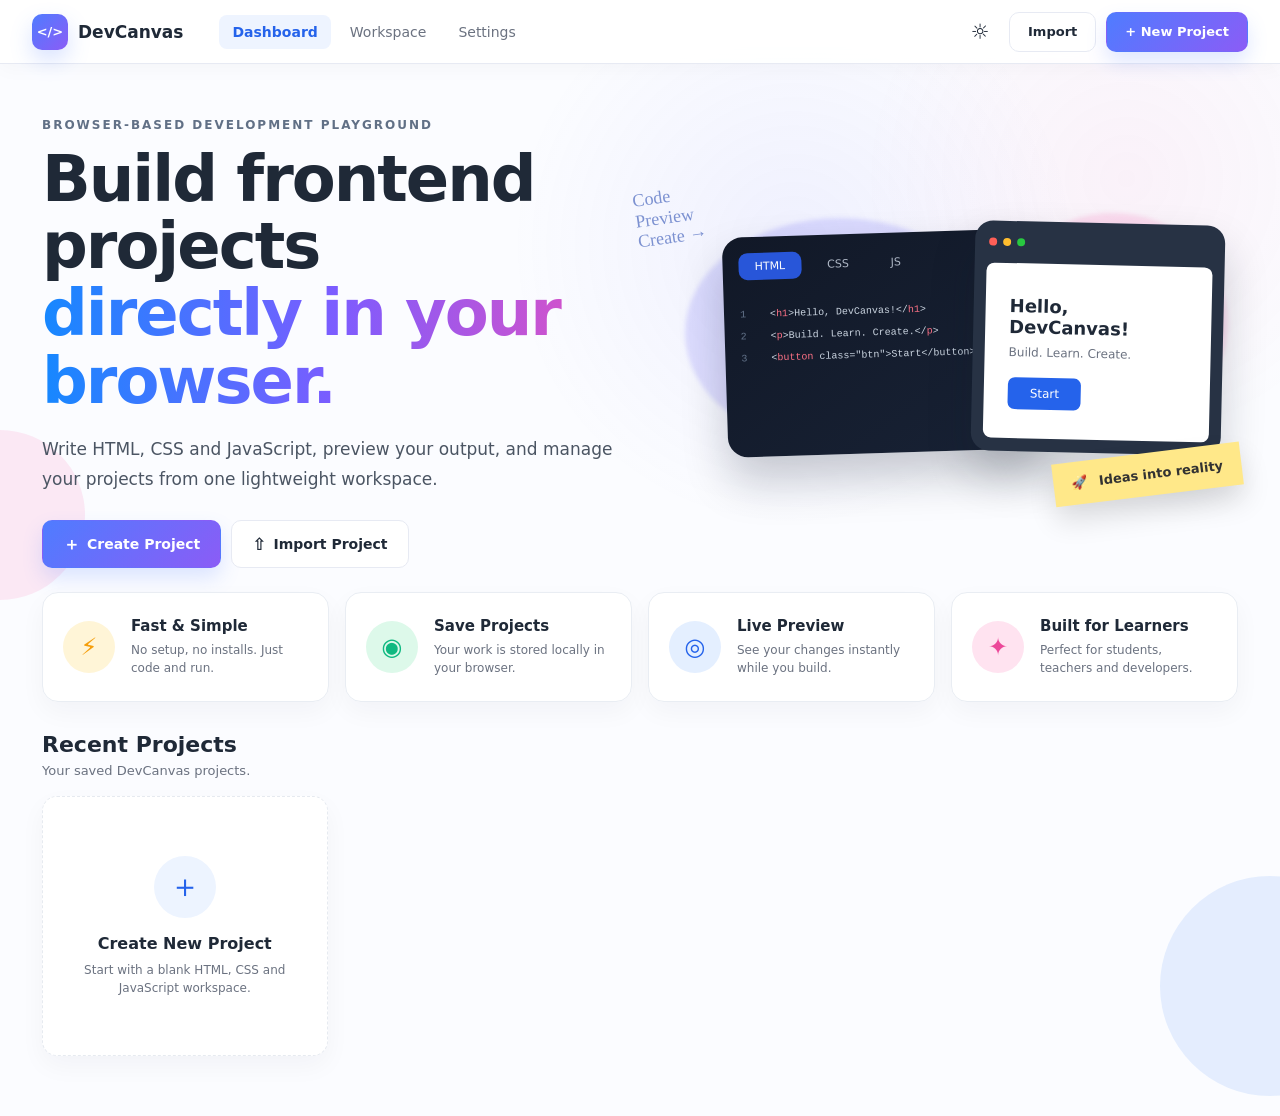
<file: index.html>
<!DOCTYPE html>
<html lang="en">
<head>
  <meta charset="UTF-8">
  <meta name="viewport" content="width=device-width, initial-scale=1.0">
  <meta name="description" content="DevCanvas - Browser-Based Web Development Playground">
  <title>DevCanvas | Dashboard</title>

  <link rel="stylesheet" href="./css/variables.css">
  <link rel="stylesheet" href="./css/base.css">
  <link rel="stylesheet" href="./css/layout.css">
  <link rel="stylesheet" href="./css/components.css">
</head>

<body>
  <div class="dashboard-page">
    <header class="topbar">
      <div class="brand-section">
        <a href="./index.html" class="brand">
          <div class="brand-mark">&lt;/&gt;</div>
          <span>DevCanvas</span>
        </a>

        <nav class="navigation">
          <a href="./index.html" class="nav-link active">Dashboard</a>
          <a href="./workspace.html" class="nav-link">Workspace</a>
          <a href="./settings.html" class="nav-link">Settings</a>
        </nav>
      </div>

      <div class="topbar-actions">

        <button class="theme-button" aria-label="Toggle theme">☼</button>
        <button class="secondary-button" id="import-project-button">
          Import
        </button>
        <button class="primary-button" id="new-project-button">
          + New Project
        </button>
      </div>
    </header>

    <main class="dashboard-main">
      <section class="dashboard-hero">
        <div class="hero-copy">
          <p class="hero-eyebrow">BROWSER-BASED DEVELOPMENT PLAYGROUND</p>

          <h1>
            Build frontend projects
            <span>directly in your browser.</span>
          </h1>

          <p class="hero-description">
            Write HTML, CSS and JavaScript, preview your output, and manage your projects from one lightweight workspace.
          </p>

          <div class="hero-actions">
            <button class="primary-button large-button" id="hero-new-project-button">
              <span>＋</span>
              Create Project
            </button>

            <button
              class="secondary-button large-button"
              id="hero-import-project-button">
              <span>⇧</span>
              Import Project
            </button>
          </div>
        </div>

        <div class="hero-art">
          <div class="hero-blob hero-blob-blue"></div>
          <div class="hero-blob hero-blob-pink"></div>

          <div class="editor-demo-card">
            <div class="demo-tabs">
              <button class="demo-tab active">HTML</button>
              <button class="demo-tab">CSS</button>
              <button class="demo-tab">JS</button>
            </div>

            <div class="demo-code">
              <p><span class="demo-line">1</span>&lt;<span>h1</span>&gt;Hello, DevCanvas!&lt;/<span>h1</span>&gt;</p>
              <p><span class="demo-line">2</span>&lt;<span>p</span>&gt;Build. Learn. Create.&lt;/<span>p</span>&gt;</p>
              <p><span class="demo-line">3</span>&lt;<span>button</span> class="btn"&gt;Start&lt;/button&gt;</p>
            </div>
          </div>

          <div class="preview-demo-card">
            <div class="browser-strip">
              <div class="browser-dots">
                <span class="red"></span>
                <span class="yellow"></span>
                <span class="green"></span>
              </div>
            </div>

            <div class="preview-content">
              <h3>Hello, DevCanvas!</h3>
              <p>Build. Learn. Create.</p>
              <button>Start</button>
            </div>
          </div>

          <div class="hero-note">
            <span>🚀</span>
            Ideas into reality
          </div>

          <div class="scribble scribble-one">
            Code<br>
            Preview<br>
            Create →
          </div>
        </div>
      </section>

      <section class="feature-strip">
        <article class="feature-card">
          <div class="feature-icon yellow">⚡</div>
          <div>
            <h3>Fast & Simple</h3>
            <p>No setup, no installs. Just code and run.</p>
          </div>
        </article>

        <article class="feature-card">
          <div class="feature-icon green">◉</div>
          <div>
            <h3>Save Projects</h3>
            <p>Your work is stored locally in your browser.</p>
          </div>
        </article>

        <article class="feature-card">
          <div class="feature-icon blue">◎</div>
          <div>
            <h3>Live Preview</h3>
            <p>See your changes instantly while you build.</p>
          </div>
        </article>

        <article class="feature-card">
          <div class="feature-icon pink">✦</div>
          <div>
            <h3>Built for Learners</h3>
            <p>Perfect for students, teachers and developers.</p>
          </div>
        </article>
      </section>

      <section class="projects-section">
        <div class="section-header-row">
          <div>
            <h2>Recent Projects</h2>
            <p>Your saved DevCanvas projects.</p>
          </div>
        </div>

        <div class="project-grid" id="project-grid">
          <article class="create-project-card" id="create-project-card">
            <div class="create-project-icon">＋</div>
            <h3>Create New Project</h3>
            <p>Start with a blank HTML, CSS and JavaScript workspace.</p>
          </article>
        </div>
      </section>
    </main>

    <div class="background-decoration bg-left"></div>
    <div class="background-decoration bg-right"></div>
  </div>

  <dialog class="project-dialog" id="new-project-dialog">
    <form id="new-project-form">
      <div class="dialog-header">
        <h2>Create New Project</h2>
        <p>Give your project a name. You can rename it later.</p>
      </div>

      <div class="dialog-body">
        <div class="form-group">
          <label for="new-project-name">Project Name</label>

          <input
            type="text"
            id="new-project-name"
            class="form-input"
            placeholder="My Project"
            maxlength="60"
            autocomplete="off"
            required>
        </div>
      </div>

      <div class="dialog-actions">
        <button type="button" class="secondary-button" id="cancel-project-button">
          Cancel
        </button>

        <button type="submit" class="primary-button">
          Create Project
        </button>
      </div>
    </form>
  </dialog>
  <input
  type="file"
  id="dashboard-file-input"
  accept=".html,.css,.js"
  multiple
  hidden>

  <script type="module" src="./js/app.js"></script>
  <dialog class="project-dialog confirm-dialog" id="confirm-dialog">
    <div class="dialog-header">
      <div class="dialog-icon" id="confirm-dialog-icon">!</div>
      <div>
        <h2 id="confirm-dialog-title">Confirm Action</h2>
        <p id="confirm-dialog-message">Are you sure you want to continue?</p>
      </div>
    </div>

    <div class="dialog-actions">
      <button type="button" class="secondary-button" id="confirm-cancel-button">Cancel</button>
      <button type="button" class="primary-button" id="confirm-action-button">Confirm</button>
    </div>
  </dialog>
  <div class="toast-container" id="toast-container"></div>
</body>
</html>
</file>
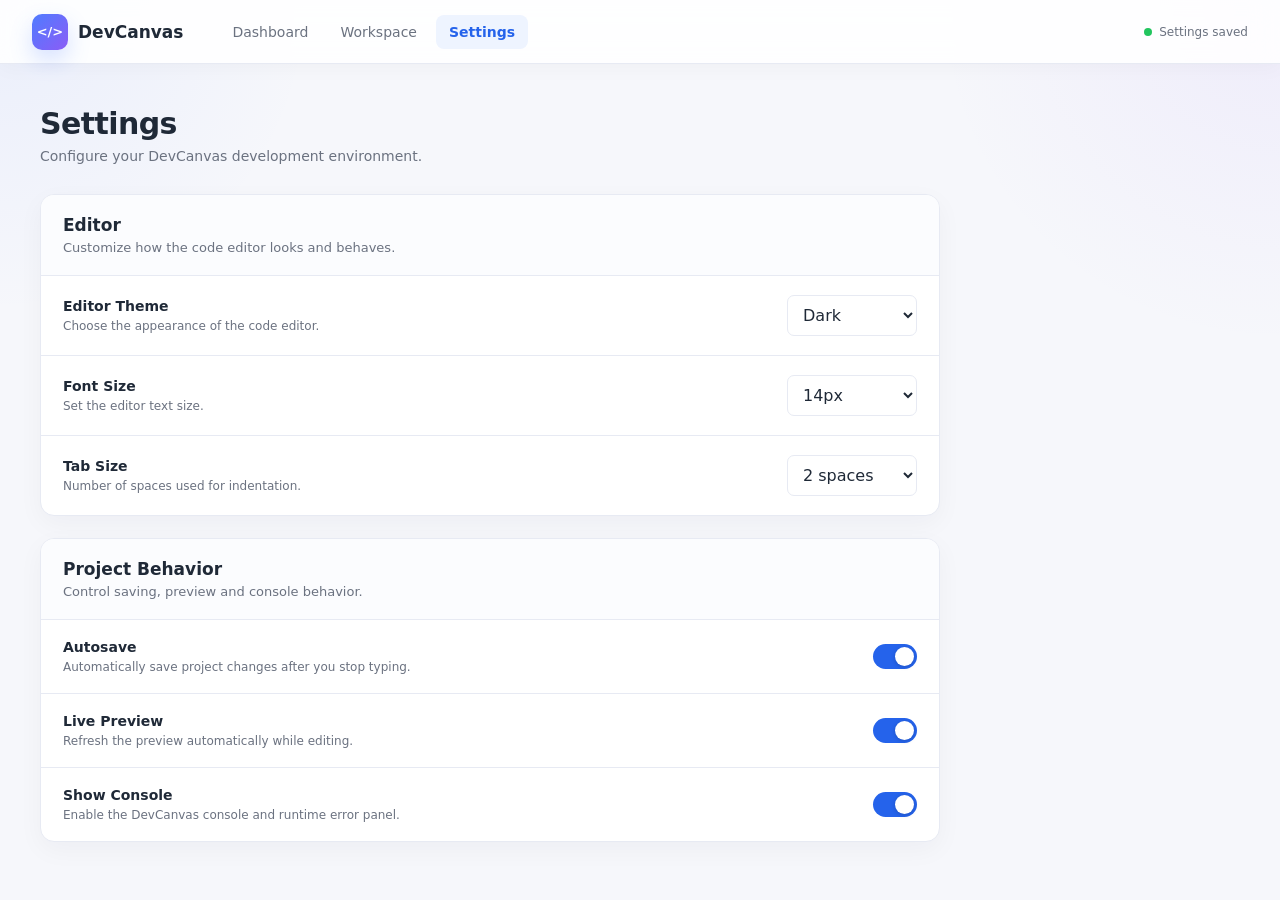
<file: settings.html>
<!DOCTYPE html>
<html lang="en">
<head>
  <meta charset="UTF-8">
  <meta name="viewport" content="width=device-width, initial-scale=1.0">
  <meta name="description" content="DevCanvas Settings">
  <title>DevCanvas | Settings</title>

  <link rel="stylesheet" href="./css/variables.css">
  <link rel="stylesheet" href="./css/base.css">
  <link rel="stylesheet" href="./css/layout.css">
  <link rel="stylesheet" href="./css/components.css">
</head>

<body>
  <div class="app">
    <header class="topbar">
      <div class="brand-section">
        <a href="./index.html" class="brand">
          <div class="brand-mark">&lt;/&gt;</div>
          <span>DevCanvas</span>
        </a>

        <nav class="navigation">
          <a href="./index.html" class="nav-link">Dashboard</a>
          <a href="./workspace.html" class="nav-link">Workspace</a>
          <a href="./settings.html" class="nav-link active">Settings</a>
        </nav>
      </div>

      <div class="settings-save-state">
        <span class="settings-save-dot" id="settings-save-dot"></span>
        <span id="settings-save-text">Loading settings...</span>
      </div>
    </header>

    <main class="main">
      <div class="page-header">
        <h1>Settings</h1>
        <p>Configure your DevCanvas development environment.</p>
      </div>

      <section class="settings-layout">
        <div class="settings-section">
          <div class="settings-section-header">
            <h2>Editor</h2>
            <p>Customize how the code editor looks and behaves.</p>
          </div>

          <div class="setting-row">
            <div>
              <h3>Editor Theme</h3>
              <p>Choose the appearance of the code editor.</p>
            </div>

            <select id="editor-theme">
              <option value="dark">Dark</option>
              <option value="light">Light</option>
            </select>
          </div>

          <div class="setting-row">
            <div>
              <h3>Font Size</h3>
              <p>Set the editor text size.</p>
            </div>

            <select id="font-size">
              <option value="12">12px</option>
              <option value="14">14px</option>
              <option value="16">16px</option>
              <option value="18">18px</option>
            </select>
          </div>

          <div class="setting-row">
            <div>
              <h3>Tab Size</h3>
              <p>Number of spaces used for indentation.</p>
            </div>

            <select id="tab-size">
              <option value="2">2 spaces</option>
              <option value="4">4 spaces</option>
            </select>
          </div>
        </div>

        <div class="settings-section">
          <div class="settings-section-header">
            <h2>Project Behavior</h2>
            <p>Control saving, preview and console behavior.</p>
          </div>

          <div class="setting-row">
            <div>
              <h3>Autosave</h3>
              <p>Automatically save project changes after you stop typing.</p>
            </div>

            <label class="switch">
              <input type="checkbox" id="autosave-setting">
              <span class="slider"></span>
            </label>
          </div>

          <div class="setting-row">
            <div>
              <h3>Live Preview</h3>
              <p>Refresh the preview automatically while editing.</p>
            </div>

            <label class="switch">
              <input type="checkbox" id="live-preview-setting">
              <span class="slider"></span>
            </label>
          </div>

          <div class="setting-row">
            <div>
              <h3>Show Console</h3>
              <p>Enable the DevCanvas console and runtime error panel.</p>
            </div>

            <label class="switch">
              <input type="checkbox" id="show-console-setting">
              <span class="slider"></span>
            </label>
          </div>
        </div>
      </section>
    </main>
  </div>

  <script type="module" src="./js/settingsPage.js"></script>
</body>
</html>
</file>
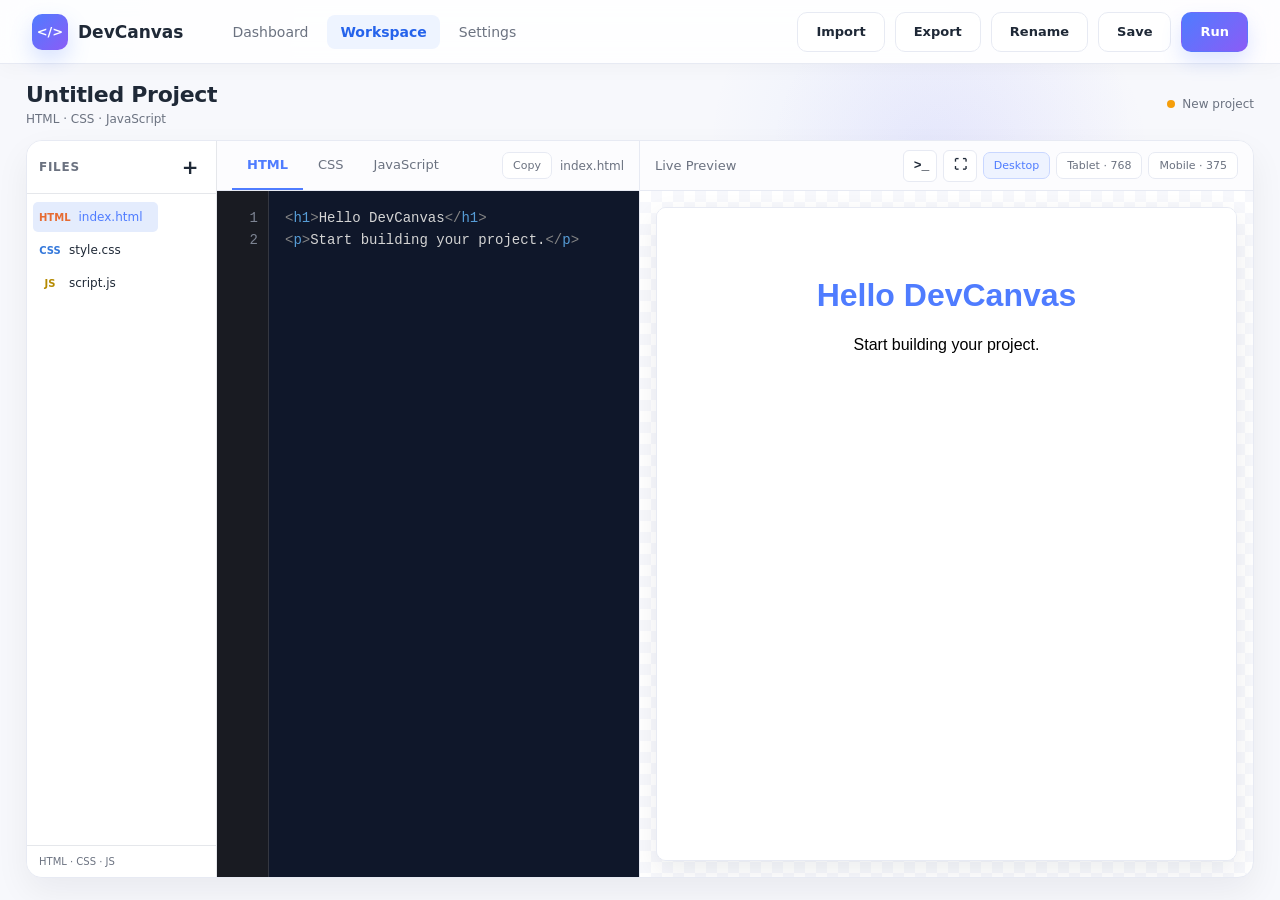
<file: workspace.html>
<!DOCTYPE html>
<html lang="en">
<head>
  <meta charset="UTF-8">
  <meta name="viewport" content="width=device-width, initial-scale=1.0">
  <meta name="description" content="DevCanvas Workspace">
  <title>DevCanvas | Workspace</title>

  <link rel="stylesheet" href="./css/variables.css">
  <link rel="stylesheet" href="./css/base.css">
  <link rel="stylesheet" href="./css/layout.css">
  <link rel="stylesheet" href="./css/components.css">
</head>

<body class="workspace-page">
  <div class="app">
    <header class="topbar">
      <div class="brand-section">
        <a href="./index.html" class="brand">
          <div class="brand-mark">&lt;/&gt;</div>
          <span>DevCanvas</span>
        </a>

        <nav class="navigation">
          <a href="./index.html" class="nav-link" id="dashboard-link">Dashboard</a>
          <a href="./workspace.html" class="nav-link active">Workspace</a>
          <a href="./settings.html" class="nav-link">Settings</a>
        </nav>
      </div>

      <div class="topbar-actions">
        <button class="secondary-button" id="import-files-button">
          Import
        </button>

        <button class="secondary-button" id="export-project-button">
          Export
        </button>

        <button class="secondary-button" id="rename-button">
          Rename
        </button>

        <button class="secondary-button" id="save-button">
          Save
        </button>

        <button class="primary-button" id="run-button">
          Run
        </button>
      </div>
    </header>

    <main class="workspace-main">
      <div class="workspace-toolbar">
        <div>
          <h1 id="project-name">Untitled Project</h1>
          <p>HTML · CSS · JavaScript</p>
        </div>

        <div class="workspace-status">
          <span class="status-dot unsaved" id="status-dot"></span>
          <span id="save-status">Loading...</span>
        </div>
      </div>

      <div class="workspace-stage">
        <div class="drag-overlay" id="drag-overlay">
          <div class="drag-overlay-card">
            <div class="drag-overlay-icon">⇩</div>

            <h2>Drop files to import</h2>

            <p>
              Drop HTML, CSS or JavaScript files here.
            </p>

            <span>.html · .css · .js</span>
          </div>
        </div>

        <section class="workspace-layout">
          <div class="editor-panel">

            <aside class="file-explorer" aria-label="Project files">
              <div class="file-explorer-header">
                <span>Files</span>

                <button
                  type="button"
                  class="file-add-button"
                  id="add-file-button"
                  title="Add file"
                  aria-label="Add file">
                  +
                </button>
              </div>

              <div
                class="file-tree"
                id="file-tree"
                role="list"
                aria-label="Project file list">
              </div>

              <div class="file-explorer-footer">
                HTML · CSS · JS
              </div>
            </aside>

            <div class="editor-workspace-pane">
              <div class="panel-header">
                <div class="editor-tabs">
                  <button class="editor-tab active" data-editor="html">HTML</button>
                  <button class="editor-tab" data-editor="css">CSS</button>
                  <button class="editor-tab" data-editor="javascript">JavaScript</button>
                </div>

                <div class="editor-actions">
                  <button class="small-button" id="copy-code-button">Copy</button>
                  <span class="panel-label" id="active-file-label">index.html</span>
                </div>
              </div>

              <div class="editor-container">

                <div class="code-editor-shell active" data-editor-shell="html">
                  <div class="line-numbers" id="html-line-numbers" aria-hidden="true"><span id="html-line-numbers-content">1</span></div>

                  <div class="code-editor-surface">
                    <pre class="code-highlight" aria-hidden="true"><code id="html-highlight"></code></pre>
                    <textarea
                      id="html-editor"
                      class="code-editor active"
                      spellcheck="false"
                      autocomplete="off"
                      autocapitalize="off"
                      aria-label="HTML code editor"></textarea>
                  </div>
                </div>

                <div class="code-editor-shell" data-editor-shell="css">
                  <div class="line-numbers" id="css-line-numbers" aria-hidden="true"><span id="css-line-numbers-content">1</span></div>

                  <div class="code-editor-surface">
                    <pre class="code-highlight" aria-hidden="true"><code id="css-highlight"></code></pre>
                    <textarea
                      id="css-editor"
                      class="code-editor"
                      spellcheck="false"
                      autocomplete="off"
                      autocapitalize="off"
                      aria-label="CSS code editor"></textarea>
                  </div>
                </div>

                <div class="code-editor-shell" data-editor-shell="javascript">
                  <div class="line-numbers" id="javascript-line-numbers" aria-hidden="true"><span id="javascript-line-numbers-content">1</span></div>

                  <div class="code-editor-surface">
                    <pre class="code-highlight" aria-hidden="true"><code id="javascript-highlight"></code></pre>
                    <textarea
                      id="javascript-editor"
                      class="code-editor"
                      spellcheck="false"
                      autocomplete="off"
                      autocapitalize="off"
                      aria-label="JavaScript code editor"></textarea>
                  </div>
                </div>

              </div>
            </div>
          </div>

          <div class="preview-panel">
            <div class="panel-header">
              <span>Live Preview</span>

              <div class="preview-actions">
                <button
                  class="console-icon-button"
                  id="console-toggle-button"
                  aria-label="Open Console"
                  data-tooltip="Open Console">
                  &gt;_
                </button>

                <button
                  class="console-icon-button"
                  id="fullscreen-preview-button"
                  aria-label="Open Fullscreen Preview"
                  data-tooltip="Fullscreen Preview">
                  ⛶
                </button>

                <button class="small-button preview-size-button active" data-preview-size="desktop">
                  Desktop
                </button>

                <button class="small-button preview-size-button" data-preview-size="tablet">
                  Tablet · 768
                </button>

                <button class="small-button preview-size-button" data-preview-size="mobile">
                  Mobile · 375
                </button>
              </div>
            </div>

            <div class="preview-viewport">
              <div class="preview-device desktop" id="preview-device">
                <iframe
                  id="preview-frame"
                  class="preview-frame"
                  sandbox="allow-scripts"
                  title="DevCanvas Preview">
                </iframe>
              </div>
            </div>
          </div>
        </section>

        <section class="console-drawer" id="console-drawer">
          <div class="console-header">
            <div class="console-title">
              <span class="console-indicator"></span>
              <span>Console</span>
              <span class="console-count" id="console-count">0</span>
            </div>

            <div class="console-actions">
              <button class="console-action-button" id="clear-console-button">Clear</button>
              <button class="console-action-button" id="expand-console-button" title="Expand console">↕</button>
              <button class="console-action-button" id="close-console-button" title="Close console">×</button>
            </div>
          </div>

          <div class="console-output" id="console-output">
            <div class="console-empty">
              Console output will appear here.
            </div>
          </div>
        </section>
      </div>
    </main>
  </div>

  <dialog class="project-dialog" id="rename-dialog">
    <form id="rename-form">
      <div class="dialog-header">
        <h2>Rename Project</h2>
        <p>Choose a new name for your DevCanvas project.</p>
      </div>

      <div class="dialog-body">
        <div class="form-group">
          <label for="rename-project-name">Project Name</label>

          <input
            type="text"
            id="rename-project-name"
            class="form-input"
            maxlength="60"
            autocomplete="off"
            required>
        </div>
      </div>

      <div class="dialog-actions">
        <button type="button" class="secondary-button" id="cancel-rename-button">
          Cancel
        </button>

        <button type="submit" class="primary-button">
          Rename
        </button>
      </div>
    </form>
  </dialog>

  <dialog class="project-dialog" id="file-modal-dialog">
    <form id="file-modal-form">
      <div class="dialog-header">
        <h2 id="file-modal-title">New File</h2>
        <p id="file-modal-description">Create a new HTML, CSS, or JavaScript file.</p>
      </div>

      <div class="dialog-body">
        <div class="form-group">
          <label for="file-modal-name" id="file-modal-label">File Name</label>
          <input
            type="text"
            id="file-modal-name"
            class="form-input"
            maxlength="60"
            autocomplete="off"
            spellcheck="false"
            required>
          <span class="file-modal-hint">Supported extensions: <code>.html</code>, <code>.css</code>, <code>.js</code></span>
        </div>
      </div>

      <div class="dialog-actions">
        <button type="button" class="secondary-button" id="cancel-file-modal-button">
          Cancel
        </button>

        <button type="submit" class="primary-button" id="file-modal-submit-button">
          Create
        </button>
      </div>
    </form>
  </dialog>
  <input
    type="file"
    id="workspace-file-input"
    accept=".html,.css,.js"
    multiple
    hidden>
  <script type="module" src="./js/workspace.js"></script>
  <dialog class="project-dialog confirm-dialog" id="confirm-dialog">
    <div class="dialog-header">
      <div class="dialog-icon" id="confirm-dialog-icon">!</div>
      <div>
        <h2 id="confirm-dialog-title">Confirm Action</h2>
        <p id="confirm-dialog-message">Are you sure you want to continue?</p>
      </div>
    </div>

    <div class="dialog-actions">
      <button type="button" class="secondary-button" id="confirm-cancel-button">Cancel</button>
      <button type="button" class="primary-button" id="confirm-action-button">Confirm</button>
    </div>
  </dialog>
  <div class="toast-container" id="toast-container"></div>
</body>
</html>
</file>
<file: css/variables.css>
:root {
  --bg-primary: #f6f7fb;
  --bg-secondary: rgba(255, 255, 255, 0.88);
  --surface: #ffffff;
  --surface-soft: #f9faff;
  --surface-hover: #f1f4ff;

  --border-primary: #e7eaf3;
  --border-strong: #d7ddec;

  --text-primary: #1f2937;
  --text-secondary: #6b7280;
  --text-muted: #9ca3af;

  --accent: #4f7cff;
  --accent-hover: #3d6ef7;
  --accent-soft: #eef3ff;
  --accent-soft-strong: #dfe8ff;

  --purple: #8b5cf6;
  --purple-soft: #f1ebff;

  --success: #16a34a;
  --warning: #f59e0b;
  --danger: #ef4444;

  --editor-bg: #0f172a;
  --editor-text: #dbeafe;

  --radius-small: 8px;
  --radius-medium: 12px;
  --radius-large: 18px;

  --shadow-small: 0 4px 14px rgba(79, 124, 255, 0.06);
  --shadow-medium: 0 12px 30px rgba(15, 23, 42, 0.08);

  --transition: 160ms ease;
}
</file>
<file: css/base.css>
* {
  box-sizing: border-box;
}

html,
body {
  margin: 0;
  min-height: 100%;
}

body {
  font-family: Inter, system-ui, -apple-system, BlinkMacSystemFont, "Segoe UI", sans-serif;
  background: var(--bg-primary);
  color: var(--text-primary);
  -webkit-font-smoothing: antialiased;
}

button,
input,
select,
textarea {
  font: inherit;
}

button {
  cursor: pointer;
}

a {
  color: inherit;
  text-decoration: none;
}

h1,
h2,
h3,
h4,
p {
  margin: 0;
}
</file>
<file: css/layout.css>
/* =========================
   SHARED APPLICATION STYLES
========================= */

.app {
  min-height: 100vh;
  background:
    radial-gradient(circle at top right, rgba(139, 92, 246, 0.07), transparent 22%),
    radial-gradient(circle at left top, rgba(79, 124, 255, 0.07), transparent 20%),
    var(--bg-primary);
}

.topbar {
  height: 64px;
  display: flex;
  align-items: center;
  justify-content: space-between;
  padding: 0 32px;
  background: var(--bg-secondary);
  border-bottom: 1px solid var(--border-primary);
  position: sticky;
  top: 0;
  z-index: 50;
  backdrop-filter: blur(14px);
  box-shadow: 0 4px 20px rgba(15, 23, 42, 0.03);
}

.brand-section {
  display: flex;
  align-items: center;
  gap: 36px;
}

.brand {
  display: flex;
  align-items: center;
  gap: 10px;
  font-size: 17px;
  font-weight: 700;
  color: var(--text-primary);
}

.brand-mark {
  width: 36px;
  height: 36px;
  display: grid;
  place-items: center;
  border-radius: 10px;
  background: linear-gradient(135deg, #4f7cff, #8b5cf6);
  color: #ffffff;
  font-size: 13px;
  font-weight: 700;
  box-shadow: 0 10px 22px rgba(79, 124, 255, 0.22);
}

.nav-link {
  padding: 9px 13px;
  border-radius: 9px;
  color: var(--text-secondary);
  font-size: 14px;
  transition: background var(--transition), color var(--transition), transform var(--transition);
}

.nav-link:hover {
  color: var(--text-primary);
  background: var(--surface-hover);
}

.nav-link.active {
  color: var(--accent);
  background: var(--accent-soft);
  font-weight: 600;
}
.navigation {
  display: flex;
  align-items: center;
  gap: 6px;
}

.nav-link {
  padding: 9px 13px;
  border-radius: 8px;
  color: var(--text-secondary);
  font-size: 14px;
  transition: background var(--transition), color var(--transition), transform var(--transition);
}

.nav-link:hover {
  color: var(--text-primary);
  background: var(--surface-hover);
  transform: translateY(-1px);
}

.nav-link.active {
  color: #2563eb;
  background: #eef4ff;
  font-weight: 600;
}

.topbar-actions {
  display: flex;
  align-items: center;
  gap: 10px;
}

.primary-button,
.secondary-button {
  height: 40px;
  padding: 0 18px;
  border-radius: 10px;
  font-size: 13px;
  font-weight: 600;
  display: inline-flex;
  align-items: center;
  justify-content: center;
  line-height: 1;
  box-sizing: border-box;
  transition: all 160ms ease;
}

.primary-button {
  border: 1px solid transparent;
  background: linear-gradient(135deg, #4f7cff, #8b5cf6);
  color: #ffffff;
  box-shadow: 0 10px 20px rgba(79, 124, 255, 0.18);
}

.primary-button:hover {
  transform: translateY(-1px);
  box-shadow: 0 14px 24px rgba(79, 124, 255, 0.24);
}

.secondary-button {
  border: 1px solid var(--border-primary);
  background: #ffffff;
  color: var(--text-primary);
}

.secondary-button:hover {
  background: var(--surface-hover);
  border-color: var(--accent-soft-strong);
}

.main {
  max-width: 1320px;
  margin: 0 auto;
  padding: 42px 40px;
}

.page-header {
  margin-bottom: 30px;
}

.page-header h1 {
  font-size: 30px;
  letter-spacing: -0.6px;
}

.page-header p {
  margin-top: 7px;
  color: var(--text-secondary);
  font-size: 14px;
}

/* =========================
   DASHBOARD
========================= */

.dashboard-page {
  min-height: 100vh;
  position: relative;
  overflow: hidden;
  background:
    radial-gradient(circle at 62% 22%, rgba(99, 102, 241, 0.08), transparent 24%),
    radial-gradient(circle at 88% 16%, rgba(236, 72, 153, 0.06), transparent 18%),
    #fbfcff;
}

.dashboard-main {
  max-width: 1280px;
  margin: 0 auto;
  padding: 54px 42px 60px;
  position: relative;
  z-index: 2;
}

.theme-button {
  width: 38px;
  height: 38px;
  border: 0;
  background: transparent;
  border-radius: 50%;
  color: var(--text-primary);
  font-size: 21px;
  transition: background var(--transition), transform var(--transition);
}

.theme-button:hover {
  background: var(--surface-hover);
  transform: rotate(15deg);
}

.dashboard-hero {
  display: grid;
  grid-template-columns: 1.02fr 0.98fr;
  align-items: center;
  gap: 46px;
  min-height: 340px;
}

.hero-copy {
  max-width: 650px;
}

.hero-eyebrow {
  margin-bottom: 14px;
  color: #617086;
  font-size: 12px;
  font-weight: 700;
  letter-spacing: 2px;
}

.hero-copy h1 {
  font-size: clamp(44px, 5vw, 64px);
  line-height: 1.05;
  letter-spacing: -2px;
}

.hero-copy h1 span {
  display: block;
  background: linear-gradient(90deg, #1688ff, #7c5cff, #e650bf);
  -webkit-background-clip: text;
  background-clip: text;
  color: transparent;
}

.hero-description {
  max-width: 600px;
  margin-top: 20px;
  color: #4b5563;
  font-size: 17px;
  line-height: 1.75;
}

.hero-actions {
  display: flex;
  align-items: center;
  gap: 10px;
  margin-top: 26px;
}

.large-button {
  height: 48px;
  padding: 0 20px;
  font-size: 14px;
}

.large-button span {
  margin-right: 7px;
  font-size: 17px;
}

.hero-art {
  min-height: 330px;
  position: relative;
}

.hero-blob {
  position: absolute;
  border-radius: 50%;
  filter: blur(2px);
}

.hero-blob-blue {
  width: 310px;
  height: 230px;
  left: 10px;
  top: 40px;
  background: rgba(133, 128, 255, 0.22);
}

.hero-blob-pink {
  width: 230px;
  height: 220px;
  right: 10px;
  top: 35px;
  background: rgba(255, 119, 190, 0.19);
}

.editor-demo-card {
  width: 315px;
  height: 220px;
  position: absolute;
  left: 50px;
  top: 55px;
  padding: 16px;
  border-radius: 20px;
  background: linear-gradient(145deg, #111827, #182235);
  color: #ffffff;
  box-shadow: 0 24px 45px rgba(15, 23, 42, 0.22);
  transform: rotate(-1.8deg);
  animation: dashboardFloat 5s ease-in-out infinite;
}

.demo-tabs {
  display: flex;
  gap: 10px;
}

.demo-tab {
  border: 0;
  padding: 7px 16px;
  border-radius: 9px;
  background: transparent;
  color: #aeb7c5;
  font-size: 11px;
}

.demo-tab.active {
  background: #2856d9;
  color: #ffffff;
}

.demo-code {
  margin-top: 24px;
  font-family: Consolas, monospace;
  font-size: 10px;
  line-height: 2.2;
  color: #cbd5e1;
}

.demo-code p {
  white-space: nowrap;
}

.demo-code p span:not(.demo-line) {
  color: #fb7185;
}

.demo-line {
  display: inline-block;
  width: 24px;
  margin-right: 6px;
  color: #64748b;
}

.preview-demo-card {
  width: 250px;
  height: 230px;
  position: absolute;
  right: 15px;
  top: 45px;
  border-radius: 18px;
  background: #273244;
  box-shadow: 0 24px 45px rgba(15, 23, 42, 0.2);
  transform: rotate(1.3deg);
  animation: dashboardFloatReverse 5.5s ease-in-out infinite;
}

.browser-strip {
  height: 42px;
  display: flex;
  align-items: center;
  padding: 0 14px;
}

.browser-dots {
  display: flex;
  gap: 6px;
}

.browser-dots span {
  width: 8px;
  height: 8px;
  border-radius: 50%;
}

.browser-dots .red {
  background: #ff5f57;
}

.browser-dots .yellow {
  background: #ffbd2e;
}

.browser-dots .green {
  background: #28c840;
}

.preview-content {
  margin: 0 12px 12px;
  height: 175px;
  padding: 32px 24px;
  border-radius: 8px;
  background: #ffffff;
}

.preview-content h3 {
  font-size: 18px;
}

.preview-content p {
  margin-top: 8px;
  color: var(--text-secondary);
  font-size: 12px;
}

.preview-content button {
  margin-top: 18px;
  padding: 9px 22px;
  border: 0;
  border-radius: 7px;
  background: #2563eb;
  color: #ffffff;
  font-size: 12px;
}

.hero-note {
  position: absolute;
  right: -4px;
  bottom: 12px;
  padding: 14px 18px;
  background: #ffe889;
  color: #323232;
  font-size: 13px;
  font-weight: 600;
  transform: rotate(-7deg);
  box-shadow: 0 15px 28px rgba(0, 0, 0, 0.12);
}

.hero-note span {
  margin-right: 7px;
}

.scribble {
  position: absolute;
  color: #6880c9;
  font-family: "Comic Sans MS", cursive;
  font-size: 18px;
  line-height: 1.15;
  transform: rotate(-8deg);
  opacity: 0.85;
}

.scribble-one {
  left: -40px;
  top: 8px;
}

/* Feature Cards */

.feature-strip {
  display: grid;
  grid-template-columns: repeat(4, 1fr);
  gap: 16px;
  margin-top: 24px;
}

.feature-card {
  min-height: 110px;
  display: flex;
  align-items: center;
  gap: 16px;
  padding: 20px;
  background: rgba(255, 255, 255, 0.9);
  border: 1px solid #e9edf3;
  border-radius: 16px;
  box-shadow: 0 10px 26px rgba(15, 23, 42, 0.04);
  transition: transform 180ms ease, box-shadow 180ms ease;
}

.feature-card:hover {
  transform: translateY(-4px);
  box-shadow: 0 16px 32px rgba(15, 23, 42, 0.08);
}

.feature-icon {
  min-width: 52px;
  width: 52px;
  height: 52px;
  display: grid;
  place-items: center;
  border-radius: 50%;
  font-size: 24px;
  font-weight: 700;
}

.feature-icon.yellow {
  background: #fff5d7;
  color: #f59e0b;
}

.feature-icon.green {
  background: #ddf9ea;
  color: #10b981;
}

.feature-icon.blue {
  background: #e4efff;
  color: #2563eb;
}

.feature-icon.pink {
  background: #ffe3f0;
  color: #ec4899;
}

.feature-card h3 {
  font-size: 15px;
}

.feature-card p {
  margin-top: 6px;
  color: var(--text-secondary);
  font-size: 12px;
  line-height: 1.5;
}

/* Projects */

.projects-section {
  margin-top: 30px;
}

.section-header-row {
  display: flex;
  align-items: flex-end;
  justify-content: space-between;
  margin-bottom: 18px;
}

.section-header-row h2 {
  font-size: 22px;
}

.section-header-row p {
  margin-top: 6px;
  color: var(--text-secondary);
  font-size: 13px;
}

.view-all-button {
  border: 0;
  background: transparent;
  color: var(--text-primary);
  font-size: 13px;
  font-weight: 600;
}

.project-grid {
  display: grid;
  grid-template-columns: repeat(4, 1fr);
  gap: 18px;
}

.project-card,
.create-project-card {
  min-height: 260px;
  border: 1px solid #e6eaf0;
  border-radius: 15px;
  background: #ffffff;
  overflow: hidden;
  box-shadow: 0 10px 26px rgba(15, 23, 42, 0.04);
  transition: transform 180ms ease, box-shadow 180ms ease;
}

.project-card:hover,
.create-project-card:hover {
  transform: translateY(-5px);
  box-shadow: 0 18px 36px rgba(15, 23, 42, 0.09);
}

.project-thumbnail {
  height: 130px;
  margin: 16px 16px 0;
  border-radius: 10px;
  overflow: hidden;
  display: grid;
  place-items: center;
}

.portfolio-thumb {
  background: radial-gradient(circle at 70% 50%, #3b1e7a, transparent 35%), #0e1320;
}

.landing-thumb {
  background:
    linear-gradient(rgba(14, 26, 39, 0.25), rgba(14, 26, 39, 0.25)),
    linear-gradient(135deg, #244c67, #6a816d);
}

.calculator-thumb {
  background: #111827;
}

.thumb-content {
  text-align: center;
  color: #ffffff;
}

.thumb-content span {
  display: block;
  font-size: 10px;
}

.thumb-content strong {
  display: block;
  margin-top: 3px;
  font-size: 14px;
}

.calculator-grid {
  width: 125px;
  display: grid;
  grid-template-columns: repeat(4, 1fr);
  gap: 6px;
}

.calculator-grid span {
  display: grid;
  place-items: center;
  height: 23px;
  border-radius: 5px;
  background: #303743;
  color: #ffffff;
  font-size: 9px;
}

.calculator-grid span:nth-child(4),
.calculator-grid span:nth-child(8) {
  background: #ff8a00;
}

.project-card-body {
  padding: 16px;
}

.project-title-row {
  display: flex;
  align-items: center;
  justify-content: space-between;
}

.project-title-row h3 {
  font-size: 15px;
}

.project-tech {
  margin-top: 8px;
  color: var(--text-secondary);
  font-size: 12px;
}

.project-date {
  display: flex;
  align-items: center;
  gap: 8px;
  margin-top: 22px;
  color: var(--text-muted);
  font-size: 12px;
}

.icon-button {
  border: 0;
  background: transparent;
  color: var(--text-secondary);
  font-size: 18px;
}

.create-project-card {
  display: flex;
  flex-direction: column;
  justify-content: center;
  align-items: center;
  padding: 24px;
  text-align: center;
  border-style: dashed;
  cursor: pointer;
}

.create-project-icon {
  width: 62px;
  height: 62px;
  display: grid;
  place-items: center;
  margin-bottom: 16px;
  border-radius: 50%;
  background: #edf4ff;
  color: #2563eb;
  font-size: 32px;
}

.create-project-card h3 {
  font-size: 16px;
}

.create-project-card p {
  max-width: 210px;
  margin-top: 8px;
  color: var(--text-secondary);
  font-size: 12px;
  line-height: 1.5;
}

.background-decoration {
  position: absolute;
  border-radius: 50%;
  pointer-events: none;
}

.bg-left {
  width: 170px;
  height: 170px;
  left: -85px;
  top: 430px;
  background: rgba(244, 114, 182, 0.15);
}

.bg-right {
  width: 220px;
  height: 220px;
  right: -100px;
  bottom: 20px;
  background: rgba(59, 130, 246, 0.12);
}
/* =========================
   WORKSPACE LAYOUT
========================= */

.workspace-page {
  height: 100vh;
  overflow: hidden;
}

.workspace-page .app {
  height: 100vh;
  display: flex;
  flex-direction: column;
  overflow: hidden;
}

.workspace-page .topbar {
  flex-shrink: 0;
}

.workspace-main {
  flex: 1;
  height: calc(100vh - 64px);
  min-height: 0;
  display: flex;
  flex-direction: column;
  padding: 18px 26px 22px;
  overflow: hidden;
  background:
    radial-gradient(circle at 72% 10%, rgba(79, 124, 255, 0.08), transparent 18%),
    radial-gradient(circle at 75% 12%, rgba(139, 92, 246, 0.06), transparent 16%),
    #f7f8fc;
}

.workspace-toolbar {
  flex-shrink: 0;
  display: flex;
  align-items: center;
  justify-content: space-between;
  margin-bottom: 14px;
}

.workspace-toolbar h1 {
  font-size: 22px;
  letter-spacing: -0.3px;
}

.workspace-toolbar p {
  margin-top: 5px;
  color: var(--text-secondary);
  font-size: 12px;
}

.workspace-status {
  display: flex;
  align-items: center;
  gap: 7px;
  color: var(--text-secondary);
  font-size: 12px;
}

.status-dot {
  width: 8px;
  height: 8px;
  border-radius: 50%;
  background: #f97316;
}

.workspace-layout {
  width: 100%;
  height: 100%;
  min-height: 0;
  display: grid;
  grid-template-columns: minmax(0, 1fr) minmax(0, 1fr);
  overflow: hidden;
}

.editor-panel,
.preview-panel {
  min-width: 0;
  min-height: 0;
  height: 100%;
  display: flex;
  flex-direction: column;
  overflow: hidden;
}

.editor-panel {
  border-right: 1px solid var(--border-primary);
}

.workspace-stage {
  flex: 1;
  min-height: 0;
  position: relative;
  overflow: hidden;
  background: #ffffff;
  border: 1px solid var(--border-primary);
  border-radius: 16px;
  box-shadow: 0 14px 34px rgba(15, 23, 42, 0.06);
}

.panel-header {
  height: 50px;
  min-height: 50px;
  flex-shrink: 0;
  display: flex;
  align-items: center;
  justify-content: space-between;
  padding: 0 15px;
  background: #fcfcfe;
  border-bottom: 1px solid var(--border-primary);
  color: var(--text-secondary);
  font-size: 13px;
  z-index: 5;
}

.editor-tabs {
  height: 100%;
  display: flex;
  align-items: flex-end;
}

.editor-tab {
  height: 100%;
  padding: 0 15px;
  border: 0;
  border-bottom: 2px solid transparent;
  background: transparent;
  color: var(--text-secondary);
  font-size: 13px;
  transition: color var(--transition), border-color var(--transition);
}

.editor-tab:hover {
  color: var(--text-primary);
}

.editor-tab.active {
  color: var(--accent);
  border-bottom-color: var(--accent);
  font-weight: 600;
}


.panel-label {
  font-size: 12px;
}

.editor-actions {
  display: flex;
  align-items: center;
  gap: 8px;
}

#copy-code-button.copied {
  color: #16a34a;
  background: #ecfdf3;
  border-color: #bbf7d0;
}

.editor-container {
  flex: 1;
  min-height: 0;
  position: relative;
  overflow: hidden;
  background: #111827;
}

.code-editor {
  display: none;
  width: 100%;
  height: 100%;
  min-height: 0;
  max-height: 100%;
  padding: 22px;
  border: 0;
  outline: none;
  resize: none;
  overflow-x: auto;
  overflow-y: auto;
  background: #111827;
  color: #dbeafe;
  font-family: Consolas, "Liberation Mono", monospace;
  font-size: 14px;
  line-height: 1.8;
  tab-size: 2;
  white-space: pre;
}

.code-editor.active {
  display: block;
}

.code-editor::-webkit-scrollbar {
  width: 9px;
  height: 9px;
}

.code-editor::-webkit-scrollbar-track {
  background: #111827;
}

.code-editor::-webkit-scrollbar-thumb {
  background: #374151;
  border: 2px solid #111827;
  border-radius: 10px;
}

.code-editor::-webkit-scrollbar-thumb:hover {
  background: #4b5563;
}

.preview-actions {
  display: flex;
  align-items: center;
  gap: 6px;
  flex-shrink: 0;
}

.preview-viewport {
  flex: 1;
  min-height: 0;
  display: flex;
  justify-content: center;
  align-items: stretch;
  padding: 16px;
  overflow: auto;
  background:
    linear-gradient(45deg, #f7f8fc 25%, transparent 25%),
    linear-gradient(-45deg, #f7f8fc 25%, transparent 25%),
    linear-gradient(45deg, transparent 75%, #f7f8fc 75%),
    linear-gradient(-45deg, transparent 75%, #f7f8fc 75%);
  background-size: 22px 22px;
  background-position: 0 0, 0 11px, 11px -11px, -11px 0;
}

.preview-device {
  height: 100%;
  min-height: 0;
  background: #ffffff;
  border: 1px solid var(--border-primary);
  border-radius: 10px;
  overflow: hidden;
  box-shadow: 0 10px 28px rgba(15, 23, 42, 0.08);
  transition: width 220ms ease;
}

.preview-device.desktop {
  width: 100%;
}

.preview-device.tablet {
  width: min(768px, 80%);
}

.preview-device.mobile {
  width: min(375px, 100%);
}

.preview-frame {
  display: block;
  width: 100%;
  height: 100%;
  min-height: 0;
  border: 0;
  background: #ffffff;
}

.small-button,
.console-toggle-button,
.console-icon-button {
  padding: 6px 10px;
  border: 1px solid var(--border-primary);
  border-radius: 7px;
  background: #ffffff;
  color: var(--text-secondary);
  font-size: 11px;
  transition: all var(--transition);
}

.small-button:hover,
.console-toggle-button:hover,
.console-icon-button:hover {
  color: var(--text-primary);
  background: var(--surface-hover);
  border-color: var(--accent-soft-strong);
}

.small-button.active {
  color: var(--accent);
  background: var(--accent-soft);
  border-color: #c9d7ff;
}

.console-toggle-button {
  display: flex;
  align-items: center;
  gap: 6px;
}

.console-toggle-button.open {
  color: #2563eb;
  background: #eff6ff;
  border-color: #bfdbfe;
}

#console-arrow {
  display: inline-block;
  font-size: 13px;
  transition: transform 180ms ease;
}

.console-toggle-button.open #console-arrow {
  transform: rotate(180deg);
}

/* =========================
   CONSOLE DRAWER
========================= */

.console-drawer {
  height: 210px;
  position: absolute;
  left: 0;
  right: 0;
  bottom: 0;
  z-index: 30;
  display: flex;
  flex-direction: column;
  background: #0f172a;
  border-top: 1px solid #263247;
  transform: translateY(100%);
  visibility: hidden;
  pointer-events: none;
  transition:
    transform 220ms ease,
    height 220ms ease,
    visibility 220ms ease;
  box-shadow: 0 -12px 30px rgba(15, 23, 42, 0.14);
}

.console-drawer.open {
  transform: translateY(0);
  visibility: visible;
  pointer-events: auto;
}

.console-drawer.expanded {
  height: 360px;
}

.console-header {
  height: 44px;
  flex-shrink: 0;
  display: flex;
  align-items: center;
  justify-content: space-between;
  padding: 0 14px;
  background: #111827;
  border-bottom: 1px solid #243046;
}


.console-title {
  display: flex;
  align-items: center;
  gap: 8px;
  color: #e5e7eb;
  font-size: 12px;
  font-weight: 600;
}

.console-indicator {
  width: 7px;
  height: 7px;
  border-radius: 50%;
  background: #b6fbcf;
}

.console-count {
  min-width: 20px;
  height: 20px;
  display: grid;
  place-items: center;
  padding: 0 6px;
  border-radius: 999px;
  background: #1f2937;
  color: #9ca3af;
  font-size: 10px;
}

.console-actions {
  display: flex;
  align-items: center;
  gap: 5px;
}

.console-action-button {
  min-width: 30px;
  height: 28px;
  padding: 0 8px;
  border: 0;
  border-radius: 5px;
  background: transparent;
  color: #9ca3af;
  font-size: 12px;
  transition: background var(--transition), color var(--transition);
}

.console-action-button:hover {
  background: #1f2937;
  color: #ffffff;
}

.console-output {
  flex: 1;
  overflow-y: auto;
  padding: 10px 0;
  background: #0f172a;
  font-family: Consolas, "Liberation Mono", monospace;
  font-size: 12px;
}

.console-empty {
  padding: 8px 16px;
  color: #64748b;
}

.console-entry {
  display: flex;
  align-items: flex-start;
  gap: 10px;
  min-height: 30px;
  padding: 6px 16px;
  border-bottom: 1px solid rgba(148, 163, 184, 0.07);
  color: #d1d5db;
  line-height: 1.5;
}

.console-entry:hover {
  background: rgba(255, 255, 255, 0.025);
}

.console-entry-type {
  min-width: 48px;
  font-size: 10px;
  font-weight: 700;
  text-transform: uppercase;
}

.console-entry-message {
  flex: 1;
  white-space: pre-wrap;
  word-break: break-word;
}

.console-entry.log .console-entry-type {
  color: #94a3b8;
}

.console-entry.info .console-entry-type {
  color: #60a5fa;
}

.console-entry.warn {
  background: rgba(245, 158, 11, 0.05);
}

.console-entry.warn .console-entry-type {
  color: #fbbf24;
}

.console-entry.warn .console-entry-message {
  color: #fde68a;
}

.console-entry.error {
  background: rgba(239, 68, 68, 0.06);
}

.console-entry.error .console-entry-type {
  color: #f87171;
}

.console-entry.error .console-entry-message {
  color: #fecaca;
}

.console-output::-webkit-scrollbar {
  width: 8px;
}

.console-output::-webkit-scrollbar-track {
  background: #0f172a;
}

.console-output::-webkit-scrollbar-thumb {
  background: #334155;
  border-radius: 10px;
}

.console-output::-webkit-scrollbar-thumb:hover {
  background: #475569;
}
.console-icon-button {
  width: 34px;
  height: 32px;
  display: grid;
  place-items: center;
  position: relative;
  border: 1px solid var(--border-primary);
  border-radius: 6px;
  background: #ffffff;
  color: var(--text-primary);
  font-family: Consolas, "Liberation Mono", monospace;
  font-size: 13px;
  font-weight: 700;
  transition: background var(--transition), color var(--transition), border-color var(--transition);
}

.console-icon-button:hover {
  background: #111827;
  color: #ffffff;
  border-color: #111827;
}

.console-icon-button.open {
  background: #111827;
  color: #ffffff;
  border-color: #111827;
}

.console-icon-button::after {
  content: attr(data-tooltip);
  position: absolute;
  right: 0;
  top: calc(100% + 8px);
  padding: 6px 9px;
  border-radius: 5px;
  background: #111827;
  color: #ffffff;
  font-family: Inter, system-ui, sans-serif;
  font-size: 11px;
  font-weight: 500;
  white-space: nowrap;
  opacity: 0;
  visibility: hidden;
  transform: translateY(-3px);
  transition: opacity 140ms ease, transform 140ms ease, visibility 140ms ease;
  z-index: 100;
  pointer-events: none;
}

.console-icon-button::before {
  content: "";
  position: absolute;
  right: 11px;
  top: calc(100% + 3px);
  border: 5px solid transparent;
  border-bottom-color: #111827;
  opacity: 0;
  visibility: hidden;
  transition: opacity 140ms ease, visibility 140ms ease;
  z-index: 100;
}

.console-icon-button:hover::after,
.console-icon-button:hover::before {
  opacity: 1;
  visibility: visible;
}

.console-icon-button:hover::after {
  transform: translateY(0);
}

.console-icon-button.has-error {
  position: relative;
  border-color: #fecaca;
}

.console-icon-button.has-error::before {
  content: "";
  width: 7px;
  height: 7px;
  position: absolute;
  top: -3px;
  right: -3px;
  border: 0;
  border-radius: 50%;
  background: #ef4444;
  box-shadow: 0 0 0 2px #ffffff;
  opacity: 1;
  visibility: visible;
}

@media (max-width: 850px) {
  .workspace-main {
    padding: 20px;
  }

  .workspace-layout {
    grid-template-columns: 1fr;
    grid-template-rows: 1fr 1fr;
  }

  .editor-panel {
    border-right: 0;
    border-bottom: 1px solid var(--border-primary);
  }

  .console-drawer.expanded {
    height: 320px;
  }
}

/* =========================
   SETTINGS PAGE
========================= */

.settings-layout {
  display: grid;
  gap: 22px;
  max-width: 900px;
}

.settings-section {
  overflow: hidden;
  background: #ffffff;
  border: 1px solid var(--border-primary);
  border-radius: 14px;
  box-shadow: 0 8px 26px rgba(15, 23, 42, 0.04);
}

.settings-section-header {
  padding: 20px 22px;
  background: #fbfcfe;
  border-bottom: 1px solid var(--border-primary);
}

.settings-section-header h2 {
  font-size: 17px;
}

.settings-section-header p {
  margin-top: 5px;
  color: var(--text-secondary);
  font-size: 13px;
}

.setting-row {
  display: flex;
  align-items: center;
  justify-content: space-between;
  gap: 30px;
  padding: 19px 22px;
  border-bottom: 1px solid var(--border-primary);
}

.setting-row:last-child {
  border-bottom: 0;
}

.setting-row h3 {
  font-size: 14px;
}

.setting-row p {
  margin-top: 5px;
  color: var(--text-secondary);
  font-size: 12px;
}

.setting-row select {
  min-width: 130px;
  padding: 9px 11px;
  border: 1px solid var(--border-primary);
  border-radius: 7px;
  background: #ffffff;
  color: var(--text-primary);
  outline: none;
}

.setting-row select:focus {
  border-color: #93b4ff;
  box-shadow: 0 0 0 3px rgba(37, 99, 235, 0.08);
}

/* Toggle Switch */

.switch {
  width: 44px;
  height: 25px;
  position: relative;
  flex-shrink: 0;
}

.switch input {
  width: 0;
  height: 0;
  opacity: 0;
}

.slider {
  position: absolute;
  inset: 0;
  border-radius: 999px;
  background: #d1d5db;
  cursor: pointer;
  transition: var(--transition);
}

.slider::before {
  content: "";
  width: 19px;
  height: 19px;
  position: absolute;
  left: 3px;
  top: 3px;
  border-radius: 50%;
  background: #ffffff;
  box-shadow: 0 1px 4px rgba(0, 0, 0, 0.18);
  transition: var(--transition);
}

.switch input:checked + .slider {
  background: #2563eb;
}

.switch input:checked + .slider::before {
  transform: translateX(19px);
}

.console-placeholder p {
  margin: 0 0 6px;
}

.console-log {
  color: #d1d5db;
}

.console-error {
  color: #f87171;
}

.console-warn {
  color: #fbbf24;
}
/* =========================
   ANIMATIONS
========================= */

@keyframes dashboardFloat {
  0%,
  100% {
    transform: rotate(-1.8deg) translateY(0);
  }

  50% {
    transform: rotate(-1.8deg) translateY(-7px);
  }
}

@keyframes dashboardFloatReverse {
  0%,
  100% {
    transform: rotate(1.3deg) translateY(0);
  }

  50% {
    transform: rotate(1.3deg) translateY(7px);
  }
}


/* =========================
   RESPONSIVE
========================= */

@media (max-width: 1100px) {
  .dashboard-hero {
    grid-template-columns: 1fr;
  }

  .hero-art {
    max-width: 650px;
    width: 100%;
    margin: 0 auto;
  }

  .feature-strip,
  .project-grid {
    grid-template-columns: repeat(2, 1fr);
  }
}

@media (max-width: 850px) {
  .topbar {
    height: auto;
    padding: 14px 18px;
    align-items: flex-start;
    gap: 14px;
  }

  .brand-section {
    flex-direction: column;
    align-items: flex-start;
    gap: 12px;
  }

  .navigation {
    flex-wrap: wrap;
  }

  .main {
    padding: 30px 20px;
  }

  .workspace-main {
    padding: 20px;
  }

  .workspace-layout {
    grid-template-columns: 1fr;
  }

  .editor-panel {
    border-right: 0;
    border-bottom: 1px solid var(--border-primary);
  }

  .setting-row {
    flex-direction: column;
    align-items: flex-start;
  }
}

@media (max-width: 700px) {
  .dashboard-main {
    padding: 32px 20px 45px;
  }

  .hero-copy h1 {
    font-size: 40px;
    letter-spacing: -1px;
  }

  .hero-art {
    min-height: 300px;
    transform: scale(0.88);
    transform-origin: left top;
  }

  .feature-strip,
  .project-grid {
    grid-template-columns: 1fr;
  }

  .section-header-row {
    align-items: flex-start;
  }

  .scribble {
    display: none;
  }
}

.preview-panel:fullscreen {
  width: 100%;
  height: 100%;
  background: #ffffff;
}

.preview-panel:fullscreen .panel-header {
  flex-shrink: 0;
}

.preview-panel:fullscreen .preview-viewport {
  flex: 1;
  min-height: 0;
}

.preview-panel:fullscreen .preview-device {
  height: 100%;
}

.preview-panel:fullscreen .preview-frame {
  height: 100%;
}

#fullscreen-preview-button.active {
  color: var(--accent);
  background: var(--accent-soft);
  border-color: var(--accent);
}

/* DevCanvas multi-file explorer */
.editor-panel {
  display: grid;
  grid-template-columns: 190px minmax(0, 1fr);
  min-width: 0;
}

.file-explorer {
  display: flex;
  flex-direction: column;
  min-width: 0;
  min-height: 0;
  overflow: hidden;
  background: var(--bg-secondary, #ffffff);
  border-right: 1px solid var(--border-color, #e5e7eb);
}

.file-explorer-header {
  display: flex;
  align-items: center;
  justify-content: space-between;
  gap: 8px;
  padding: 12px;
  font-size: 12px;
  font-weight: 700;
  text-transform: uppercase;
  letter-spacing: 0.06em;
  color: var(--text-secondary, #6b7280);
  border-bottom: 1px solid var(--border-color, #e5e7eb);
}

.file-add-button {
  display: inline-flex;
  align-items: center;
  justify-content: center;
  width: 28px;
  height: 28px;
  border: 0;
  border-radius: 6px;
  background: transparent;
  color: var(--text-primary, #1f2937);
  font-size: 20px;
  cursor: pointer;
}

.file-add-button:hover {
  background: rgba(37, 99, 235, 0.1);
  color: var(--accent, #2563eb);
}

.file-tree {
  flex: 1;
  min-height: 0;
  overflow-y: auto;
  padding: 8px 6px;
}

.file-tree-row {
  display: flex;
  align-items: center;
  gap: 2px;
  min-width: 0;
  margin-bottom: 3px;
  border-radius: 6px;
}

.file-tree-row:hover {
  background: rgba(107, 114, 128, 0.08);
}

.file-tree-item {
  display: flex;
  align-items: center;
  gap: 8px;
  flex: 1;
  min-width: 0;
  padding: 8px 6px;
  border: 0;
  border-radius: 5px;
  background: transparent;
  color: var(--text-primary, #1f2937);
  text-align: left;
  font: inherit;
  font-size: 12px;
  cursor: pointer;
}

.file-tree-item.active {
  background: rgba(37, 99, 235, 0.12);
  color: var(--accent, #2563eb);
}

.file-tree-name {
  overflow: hidden;
  text-overflow: ellipsis;
  white-space: nowrap;
}

.file-type-icon {
  flex: 0 0 22px;
  font-size: 10px;
  font-weight: 800;
  text-align: center;
}

.file-type-icon.html {
  color: #e66b32;
}

.file-type-icon.css {
  color: #3478db;
}

.file-type-icon.javascript {
  color: #b58a00;
}

.file-tree-action {
  flex: 0 0 24px;
  width: 24px;
  height: 26px;
  padding: 0;
  border: 0;
  border-radius: 4px;
  background: transparent;
  color: var(--text-secondary, #6b7280);
  cursor: pointer;
  opacity: 0;
}

.file-tree-row:hover .file-tree-action,
.file-tree-action:focus-visible {
  opacity: 1;
}

.file-tree-action:hover {
  background: rgba(37, 99, 235, 0.12);
  color: var(--accent, #2563eb);
}

.file-tree-action.delete:hover {
  background: rgba(220, 38, 38, 0.1);
  color: #dc2626;
}

.file-explorer-footer {
  padding: 10px 12px;
  border-top: 1px solid var(--border-color, #e5e7eb);
  color: var(--text-secondary, #6b7280);
  font-size: 10px;
}

.editor-workspace-pane {
  display: flex;
  flex-direction: column;
  min-width: 0;
  min-height: 0;
  overflow: hidden;
}

.editor-workspace-pane > .editor-container {
  flex: 1;
  min-height: 0;
}

#active-file-label {
  max-width: 180px;
  overflow: hidden;
  text-overflow: ellipsis;
  white-space: nowrap;
}

@media (max-width: 800px) {
  .editor-panel {
    grid-template-columns: 145px minmax(0, 1fr);
  }

  .file-tree-action {
    opacity: 1;
  }
}

@media (max-width: 560px) {
  .editor-panel {
    grid-template-columns: 112px minmax(0, 1fr);
  }

  .file-explorer-header {
    padding: 8px;
  }

  .file-tree-item {
    gap: 4px;
    padding: 7px 4px;
    font-size: 11px;
  }

  .file-tree-action {
    flex-basis: 20px;
    width: 20px;
  }
}
</file>
<file: css/components.css>
.project-dialog {
  width: min(440px, calc(100% - 32px));
  padding: 0;
  border: 0;
  border-radius: 16px;
  background: #ffffff;
  color: var(--text-primary);
  box-shadow: 0 24px 70px rgba(15, 23, 42, 0.2);
}

.project-dialog::backdrop {
  background: rgba(15, 23, 42, 0.38);
  backdrop-filter: blur(4px);
}

.dialog-header {
  padding: 22px 24px 16px;
  border-bottom: 1px solid var(--border-primary);
}

.dialog-header h2 {
  font-size: 20px;
}

.dialog-header p {
  margin-top: 6px;
  color: var(--text-secondary);
  font-size: 13px;
  line-height: 1.5;
}

.dialog-body {
  padding: 22px 24px;
}

.form-group {
  display: flex;
  flex-direction: column;
  gap: 8px;
}

.form-group label {
  font-size: 13px;
  font-weight: 600;
}

.form-input {
  width: 100%;
  height: 42px;
  padding: 0 12px;
  border: 1px solid var(--border-primary);
  border-radius: 9px;
  outline: none;
  background: #ffffff;
  color: var(--text-primary);
  font-size: 14px;
  transition: border-color var(--transition), box-shadow var(--transition);
}

.form-input:focus {
  border-color: var(--accent);
  box-shadow: 0 0 0 3px rgba(79, 124, 255, 0.1);
}

.file-modal-hint {
  display: block;
  margin-top: 6px;
  color: var(--text-secondary);
  font-size: 12px;
}

.file-modal-hint code {
  padding: 2px 6px;
  border-radius: 4px;
  background: var(--accent-soft, rgba(79, 124, 255, 0.08));
  color: var(--accent);
  font-family: Consolas, "Courier New", monospace;
  font-size: 11.5px;
  font-weight: 600;
}

.dialog-actions {
  display: flex;
  align-items: center;
  justify-content: flex-end;
  gap: 10px;
  padding: 0 24px 22px;
}

.rename-button {
  height: 30px;
  padding: 0 10px;
  border: 1px solid var(--border-primary);
  border-radius: 7px;
  background: #ffffff;
  color: var(--text-secondary);
  font-size: 11px;
  font-weight: 600;
  transition: background var(--transition), color var(--transition);
}

.rename-button:hover {
  background: var(--surface-hover);
  color: var(--text-primary);
}

.status-dot.unsaved {
  background: #f59e0b;
}

.status-dot.saving {
  background: #3b82f6;
  animation: statusPulse 1s infinite;
}

.status-dot.saved {
  background: #22c55e;
}

.status-dot.error {
  background: #ef4444;
}
.settings-save-state {
  display: flex;
  align-items: center;
  gap: 7px;
  color: var(--text-secondary);
  font-size: 12px;
}

.settings-save-dot {
  width: 8px;
  height: 8px;
  border-radius: 50%;
  background: var(--text-muted);
}

.settings-save-dot.saving {
  background: #3b82f6;
  animation: statusPulse 1s infinite;
}

.settings-save-dot.saved {
  background: #22c55e;
}

.settings-save-dot.error {
  background: #ef4444;
}

.code-editor.editor-theme-light {
  background: #ffffff;
  color: #1f2937;
}

.editor-container.editor-theme-light {
  background: #ffffff;
}

.console-disabled {
  display: none !important;
}

.confirm-dialog {
  width: min(440px, calc(100% - 32px));
  border-radius: 18px;
}

.confirm-dialog .dialog-header {
  display: flex;
  align-items: flex-start;
  gap: 16px;
  padding: 26px 24px 18px;
  border-bottom: none;
}

.confirm-dialog .dialog-header h2 {
  font-size: 19px;
  font-weight: 700;
  line-height: 1.3;
  color: var(--text-primary);
}

.confirm-dialog .dialog-header p {
  margin-top: 8px;
  color: var(--text-secondary);
  font-size: 13.5px;
  line-height: 1.55;
}

.dialog-icon {
  width: 40px;
  height: 40px;
  flex-shrink: 0;
  display: flex;
  align-items: center;
  justify-content: center;
  border-radius: 12px;
  background: #fff7ed;
  color: #ea580c;
  font-size: 18px;
  font-weight: 700;
  line-height: 1;
  margin-top: 1px;
}

.confirm-dialog .dialog-actions {
  display: flex;
  align-items: center;
  justify-content: flex-end;
  gap: 10px;
  padding: 8px 24px 24px;
}

.confirm-dialog.danger .dialog-icon {
  background: #fef2f2;
  color: #dc2626;
}

.confirm-dialog.danger #confirm-action-button {
  border-color: #dc2626;
  background: #dc2626;
}

.confirm-dialog.danger #confirm-action-button:hover {
  background: #b91c1c;
}

.toast-container {
  position: fixed;
  right: 22px;
  bottom: 22px;
  z-index: 200;
  display: flex;
  flex-direction: column;
  gap: 10px;
  pointer-events: none;
}

.toast {
  min-width: 260px;
  max-width: 360px;
  display: flex;
  align-items: flex-start;
  gap: 10px;
  padding: 13px 15px;
  border: 1px solid var(--border-primary);
  border-radius: 11px;
  background: #ffffff;
  color: var(--text-primary);
  box-shadow: 0 16px 40px rgba(15, 23, 42, 0.14);
  transform: translateY(10px);
  opacity: 0;
  animation: toastIn 180ms ease forwards;
}

.toast.success {
  border-left: 4px solid #22c55e;
}

.toast.error {
  border-left: 4px solid #ef4444;
}

.toast.warning {
  border-left: 4px solid #f59e0b;
}

.toast.info {
  border-left: 4px solid #3b82f6;
}

.toast-message {
  flex: 1;
  font-size: 13px;
  line-height: 1.5;
}

@keyframes toastIn {
  to {
    transform: translateY(0);
    opacity: 1;
  }
}

@keyframes statusPulse {
  0%,
  100% {
    opacity: 1;
  }

  50% {
    opacity: 0.4;
  }
}

.drag-overlay {
  position: absolute;
  inset: 0;
  z-index: 80;

  display: flex;
  align-items: center;
  justify-content: center;

  padding: 24px;

  background: rgba(247, 248, 252, 0.88);
  backdrop-filter: blur(6px);

  opacity: 0;
  visibility: hidden;
  pointer-events: none;

  transition:
    opacity 160ms ease,
    visibility 160ms ease;
}

.drag-overlay.active {
  opacity: 1;
  visibility: visible;
  pointer-events: auto;
}

.drag-overlay-card {
  width: min(430px, 100%);
  padding: 34px;

  text-align: center;

  background: #ffffff;

  border: 2px dashed var(--accent);
  border-radius: 18px;

  box-shadow:
    0 24px 60px rgba(15, 23, 42, 0.14);

  transform: translateY(8px) scale(0.98);

  transition:
    transform 160ms ease;
}

.drag-overlay.active .drag-overlay-card {
  transform: translateY(0) scale(1);
}

.drag-overlay-icon {
  width: 52px;
  height: 52px;

  display: grid;
  place-items: center;

  margin: 0 auto 16px;

  border-radius: 14px;

  background: var(--accent-soft);
  color: var(--accent);

  font-size: 28px;
  font-weight: 700;
}

.drag-overlay-card h2 {
  margin-bottom: 8px;

  font-size: 20px;
}

.drag-overlay-card p {
  color: var(--text-secondary);

  font-size: 13px;
  line-height: 1.5;
}

.drag-overlay-card span {
  display: inline-block;

  margin-top: 14px;

  color: var(--text-muted);

  font-size: 12px;
}

/* =========================================
   DevCanvas custom code editor
   ========================================= */

.editor-container {
  position: relative;
  overflow: hidden;
}

.code-editor-shell {
  display: none;
  grid-template-columns: 52px minmax(0, 1fr);
  width: 100%;
  height: 100%;
  min-height: 0;
}

.code-editor-shell.active {
  display: grid;
}

.line-numbers {
  height: 100%;
  min-width: 0;
  overflow: hidden;
  padding: 16px 10px 16px 0;
  border-right: 1px solid #343741;
  background: #191b22;
  color: #7d8493;
  text-align: right;
  user-select: none;
  font-family: Consolas, "Courier New", monospace;
  font-size: 13px;
  line-height: 1.6;
  tab-size: 2;
}

.line-numbers span {
  display: block;
  min-width: 100%;
  margin: 0;
  padding: 0;
  border: 0;
  font: inherit;
  line-height: inherit;
  white-space: pre;
}

.code-editor-surface {
  position: relative;
  width: 100%;
  height: 100%;
  min-width: 0;
  min-height: 0;
  overflow: hidden;
  background: var(--editor-bg, #1e1e1e);
}

.code-highlight {
  position: absolute;
  top: 0;
  left: 0;
  width: max-content;
  min-width: 100%;
  min-height: 100%;
  margin: 0;
  padding: 16px;
  border: 0;
  color: #d4d4d4;
  white-space: pre;
  overflow: visible;
  pointer-events: none;
  font-family: Consolas, "Courier New", monospace;
  font-size: 13px;
  font-weight: 400;
  line-height: 1.6;
  tab-size: 2;
  font-variant-ligatures: none;
}

.code-highlight code {
  display: block;
  color: inherit;
  font: inherit;
  white-space: pre;
  tab-size: inherit;
}

.code-editor-shell .code-editor {
  position: absolute;
  inset: 0;
  z-index: 2;
  display: block;
  width: 100%;
  height: 100%;
  margin: 0;
  padding: 16px;
  resize: none;
  border: 0;
  outline: none;
  overflow: auto;
  background: transparent;
  color: transparent;
  -webkit-text-fill-color: transparent;
  caret-color: #f8fafc;
  white-space: pre;
  overflow-wrap: normal;
  word-break: normal;
  font-family: Consolas, "Courier New", monospace;
  font-size: 13px;
  font-weight: 400;
  line-height: 1.6;
  tab-size: 2;
  font-variant-ligatures: none;
}

.code-editor-shell .code-editor::selection {
  background: rgba(79, 124, 255, 0.35);
  color: transparent;
  -webkit-text-fill-color: transparent;
}

/* Syntax colors: dark editor theme */

.syntax-tag {
  color: #569cd6;
}

.syntax-attribute {
  color: #9cdcfe;
}

.syntax-attribute-value,
.syntax-string {
  color: #ce9178;
}

.syntax-comment {
  color: #6a9955;
}

.syntax-punctuation {
  color: #858585;
}

.syntax-doctype,
.syntax-keyword,
.syntax-at-rule {
  color: #c586c0;
}

.syntax-property {
  color: #9cdcfe;
}

.syntax-selector {
  color: #d7ba7d;
}

.syntax-number,
.syntax-color {
  color: #b5cea8;
}

.syntax-variable,
.syntax-builtin {
  color: #4ec9b0;
}

.syntax-function {
  color: #dcdcaa;
}

.syntax-operator {
  color: #d4d4d4;
}

/* Light editor theme */

.editor-container.editor-theme-light .code-editor-surface {
  background: #ffffff;
}

.editor-container.editor-theme-light .line-numbers {
  border-right-color: #e5e7eb;
  background: #f3f4f6;
  color: #9ca3af;
}

.editor-container.editor-theme-light .code-highlight {
  color: #1f2937;
}

.editor-container .code-editor.editor-theme-light {
  background: transparent;
  color: transparent;
  -webkit-text-fill-color: transparent;
  caret-color: #111827;
}

.editor-container.editor-theme-light .syntax-tag {
  color: #800000;
}

.editor-container.editor-theme-light .syntax-attribute {
  color: #ff0000;
}

.editor-container.editor-theme-light .syntax-attribute-value,
.editor-container.editor-theme-light .syntax-string {
  color: #a31515;
}

.editor-container.editor-theme-light .syntax-comment {
  color: #008000;
}

.editor-container.editor-theme-light .syntax-punctuation,
.editor-container.editor-theme-light .syntax-operator {
  color: #6b7280;
}

.editor-container.editor-theme-light .syntax-doctype,
.editor-container.editor-theme-light .syntax-keyword,
.editor-container.editor-theme-light .syntax-at-rule {
  color: #af00db;
}

.editor-container.editor-theme-light .syntax-property {
  color: #0451a5;
}

.editor-container.editor-theme-light .syntax-selector {
  color: #795e26;
}

.editor-container.editor-theme-light .syntax-number,
.editor-container.editor-theme-light .syntax-color {
  color: #098658;
}

.editor-container.editor-theme-light .syntax-variable,
.editor-container.editor-theme-light .syntax-builtin {
  color: #267f99;
}

.editor-container.editor-theme-light .syntax-function {
  color: #795e26;
}
</file>
